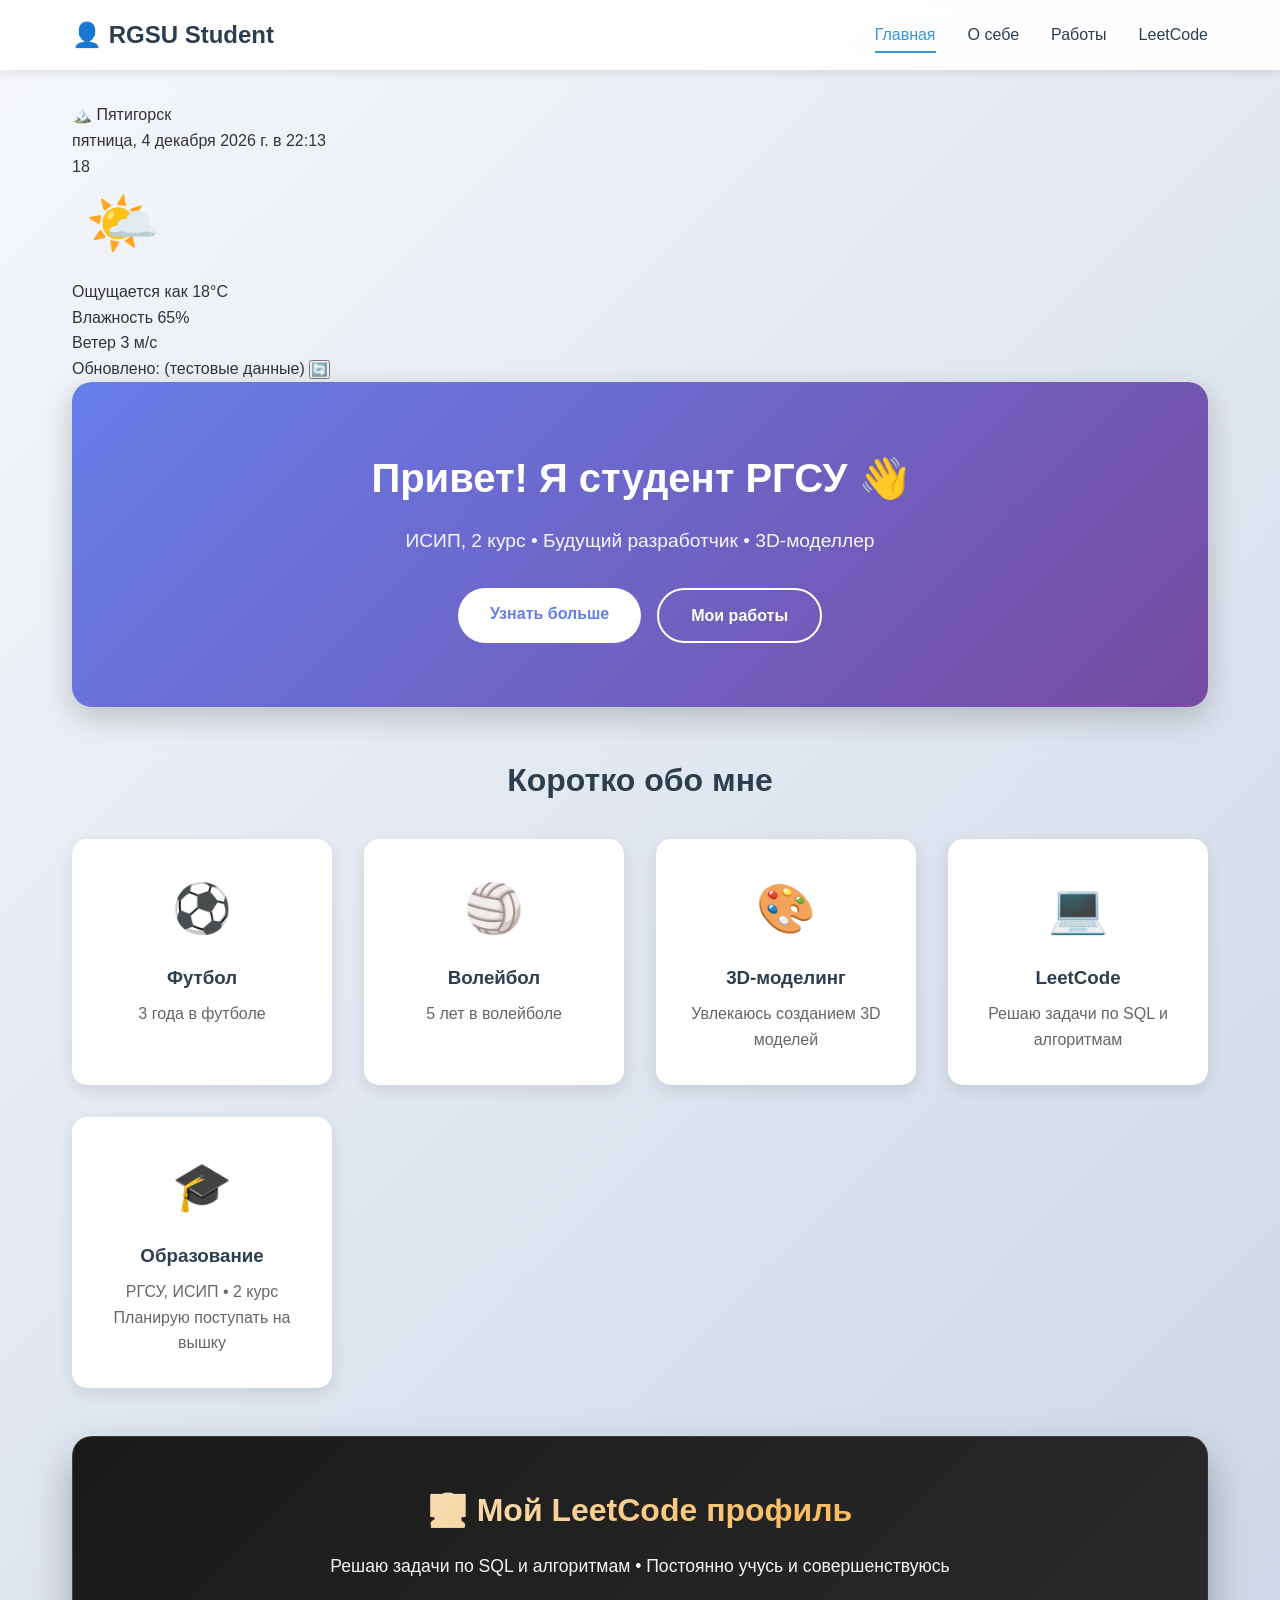
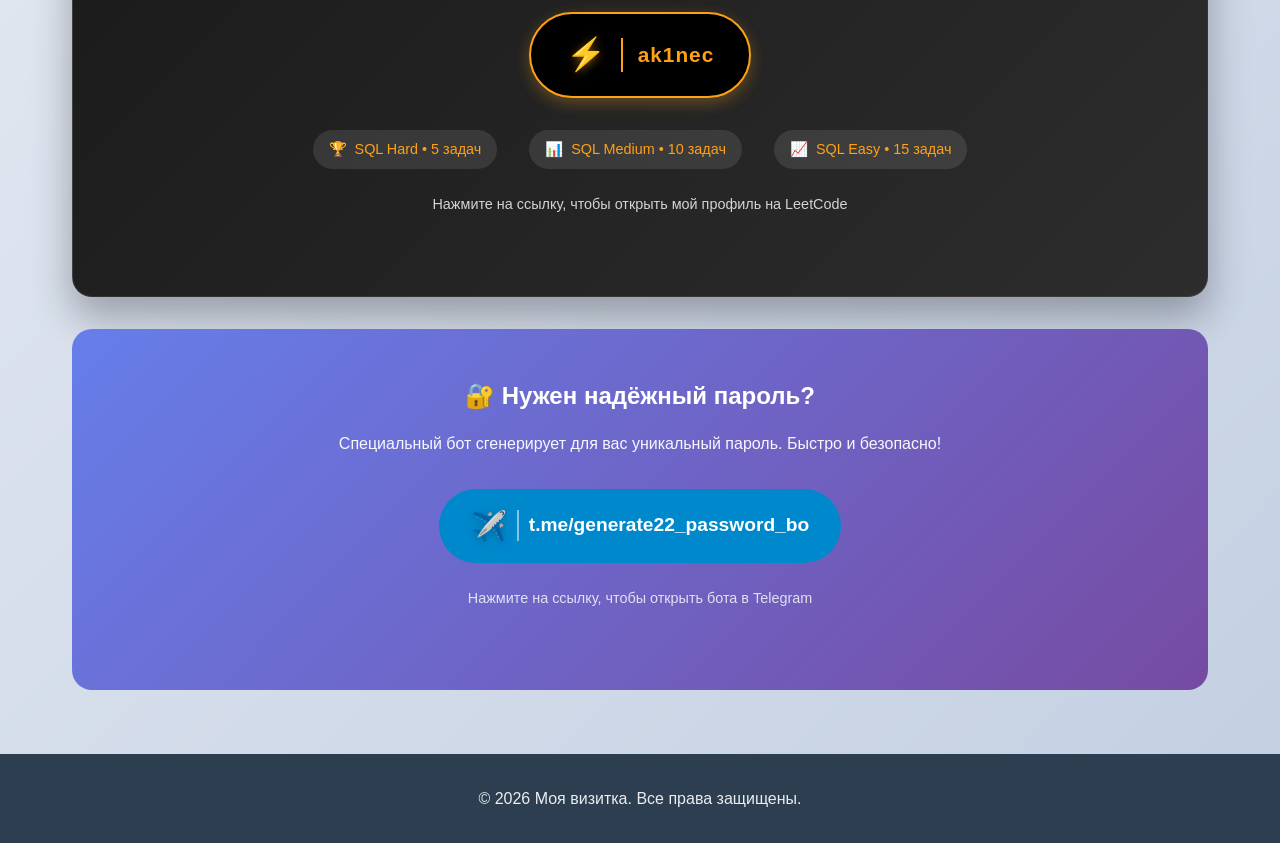
<file: index.html>
<html lang="ru">
<head>
    <meta charset="UTF-8">
    <meta name="viewport" content="width=device-width, initial-scale=1.0">
    <meta http-equiv="X-UA-Compatible" content="IE=edge">
    <title>Главная - Моя визитка</title>
    <style>
        * {
            margin: 0;
            padding: 0;
            box-sizing: border-box;
        }

        body {
            font-family: 'Segoe UI', Tahoma, Geneva, Verdana, sans-serif;
            line-height: 1.6;
            color: #333;
            background: linear-gradient(135deg, #f5f7fa 0%, #c3cfe2 100%);
            min-height: 100vh;
            display: flex;
            flex-direction: column;
        }

        /* Навигация */
        .navbar {
            background: rgba(255, 255, 255, 0.95);
            backdrop-filter: blur(10px);
            box-shadow: 0 2px 10px rgba(0,0,0,0.1);
            position: sticky;
            top: 0;
            z-index: 1000;
        }

        .nav-container {
            max-width: 1200px;
            margin: 0 auto;
            padding: 1rem 2rem;
            display: flex;
            justify-content: space-between;
            align-items: center;
            flex-wrap: wrap;
            gap: 1rem;
        }

        .logo {
            font-size: 1.5rem;
            font-weight: bold;
            color: #2c3e50;
            text-decoration: none;
            transition: color 0.3s;
        }

        .logo:hover {
            color: #3498db;
        }

        .nav-menu {
            display: flex;
            list-style: none;
            gap: 2rem;
            flex-wrap: wrap;
        }

        .nav-menu a {
            text-decoration: none;
            color: #2c3e50;
            font-weight: 500;
            transition: color 0.3s;
            padding: 0.5rem 0;
            border-bottom: 2px solid transparent;
        }

        .nav-menu a:hover, 
        .nav-menu a.active {
            color: #3498db;
            border-bottom-color: #3498db;
        }

        /* Главный контент */
        main {
            flex: 1;
            max-width: 1200px;
            margin: 0 auto;
            padding: 2rem;
            width: 100%;
        }

        /* Hero секция */
        .hero {
            background: linear-gradient(135deg, #667eea 0%, #764ba2 100%);
            color: white;
            padding: 4rem 2rem;
            border-radius: 20px;
            margin-bottom: 3rem;
            box-shadow: 0 10px 30px rgba(0,0,0,0.2);
        }

        .hero-content {
            max-width: 800px;
            margin: 0 auto;
            text-align: center;
        }

        .hero h1 {
            font-size: 2.5rem;
            margin-bottom: 1rem;
            word-break: break-word;
        }

        .subtitle {
            font-size: 1.2rem;
            margin-bottom: 2rem;
            opacity: 0.95;
        }

        .hero-buttons {
            display: flex;
            gap: 1rem;
            justify-content: center;
        }

        .btn {
            padding: 0.8rem 2rem;
            border-radius: 50px;
            text-decoration: none;
            font-weight: 600;
            transition: transform 0.3s, box-shadow 0.3s;
            display: inline-block;
        }

        .btn:hover {
            transform: translateY(-2px);
            box-shadow: 0 5px 15px rgba(0,0,0,0.2);
        }

        .btn-primary {
            background: white;
            color: #667eea;
        }

        .btn-secondary {
            background: transparent;
            color: white;
            border: 2px solid white;
        }

        /* Секция с фактами */
        .quick-facts {
            margin-bottom: 3rem;
        }

        .quick-facts h2 {
            text-align: center;
            margin-bottom: 2rem;
            color: #2c3e50;
            font-size: 2rem;
        }

        .facts-grid {
            display: grid;
            grid-template-columns: repeat(auto-fit, minmax(250px, 1fr));
            gap: 2rem;
        }

        .fact-card {
            background: white;
            padding: 2rem;
            border-radius: 15px;
            text-align: center;
            box-shadow: 0 5px 15px rgba(0,0,0,0.1);
            transition: transform 0.3s;
            height: 100%;
            display: flex;
            flex-direction: column;
        }

        .fact-card:hover {
            transform: translateY(-5px);
        }

        .fact-icon {
            font-size: 3rem;
            margin-bottom: 1rem;
        }

        .fact-card h3 {
            margin-bottom: 0.5rem;
            color: #2c3e50;
        }

        .fact-card p {
            color: #666;
            flex-grow: 1;
        }

        /* Секция с ссылкой на LeetCode */
        .leetcode-section {
            background: linear-gradient(135deg, #1a1a1a 0%, #2d2d2d 100%);
            color: white;
            padding: 3rem 2rem;
            border-radius: 20px;
            text-align: center;
            margin-bottom: 2rem;
            border: 1px solid rgba(255,255,255,0.1);
            box-shadow: 0 20px 40px rgba(0,0,0,0.3);
        }

        .leetcode-section h2 {
            margin-bottom: 1rem;
            font-size: 2rem;
            background: linear-gradient(135deg, #f5f5f5 0%, #ffa116 100%);
            -webkit-background-clip: text;
            -webkit-text-fill-color: transparent;
            background-clip: text;
        }

        .leetcode-section p {
            margin-bottom: 2rem;
            opacity: 0.95;
            font-size: 1.1rem;
        }

        /* Стили для ссылки на LeetCode */
        .leetcode-link {
            display: inline-flex;
            align-items: center;
            gap: 15px;
            background: #000000;
            color: #ffa116;
            padding: 15px 35px;
            border-radius: 50px;
            text-decoration: none;
            font-weight: 700;
            font-size: 1.3rem;
            transition: all 0.3s ease;
            border: 2px solid #ffa116;
            box-shadow: 0 5px 15px rgba(255, 161, 22, 0.3);
            position: relative;
            overflow: hidden;
        }

        .leetcode-link::before {
            content: '';
            position: absolute;
            top: 0;
            left: -100%;
            width: 100%;
            height: 100%;
            background: linear-gradient(90deg, transparent, rgba(255, 161, 22, 0.2), transparent);
            transition: left 0.5s ease;
        }

        .leetcode-link:hover::before {
            left: 100%;
        }

        .leetcode-link:hover {
            background: #ffa116;
            color: #000000;
            transform: translateY(-5px) scale(1.05);
            box-shadow: 0 15px 30px rgba(255, 161, 22, 0.5);
            border-color: #000000;
        }

        .leetcode-icon {
            font-size: 2rem;
            filter: drop-shadow(0 2px 5px rgba(255, 161, 22, 0.5));
            transition: transform 0.3s ease;
        }

        .leetcode-link:hover .leetcode-icon {
            transform: rotate(360deg);
        }

        .leetcode-text {
            border-left: 2px solid #ffa116;
            padding-left: 15px;
            letter-spacing: 1px;
            transition: border-color 0.3s ease;
        }

        .leetcode-link:hover .leetcode-text {
            border-left-color: #000000;
        }

        .leetcode-stats {
            display: flex;
            justify-content: center;
            gap: 2rem;
            margin-top: 2rem;
            color: #ffa116;
            flex-wrap: wrap;
        }

        .stat-item {
            display: flex;
            align-items: center;
            gap: 0.5rem;
            background: rgba(255,255,255,0.1);
            padding: 0.5rem 1rem;
            border-radius: 30px;
            font-size: 0.9rem;
        }

        /* Секция с призывом к действию (Telegram) */
        .cta-section {
            background: linear-gradient(135deg, #667eea 0%, #764ba2 100%);
            color: white;
            padding: 3rem 2rem;
            border-radius: 20px;
            text-align: center;
            margin-bottom: 2rem;
        }

        .cta-section h2 {
            margin-bottom: 1rem;
        }

        .cta-section p {
            margin-bottom: 2rem;
            opacity: 0.95;
        }

        .telegram-link {
            display: inline-flex;
            align-items: center;
            gap: 10px;
            background: #0088cc;
            color: white;
            padding: 12px 30px;
            border-radius: 50px;
            text-decoration: none;
            font-weight: 600;
            font-size: 1.2rem;
            transition: all 0.3s ease;
            border: 2px solid transparent;
            max-width: 100%;
            word-break: break-word;
        }

        .telegram-link:hover {
            background: #0077b5;
            transform: translateY(-3px) scale(1.02);
            box-shadow: 0 10px 25px rgba(0, 136, 204, 0.4);
            border-color: rgba(255,255,255,0.3);
        }

        .telegram-icon {
            font-size: 1.8rem;
            filter: drop-shadow(0 2px 5px rgba(0,0,0,0.2));
            flex-shrink: 0;
        }

        .telegram-text {
            border-left: 2px solid rgba(255,255,255,0.5);
            padding-left: 10px;
            word-break: break-word;
        }

        /* Футер */
        footer {
            background: #2c3e50;
            color: white;
            text-align: center;
            padding: 2rem;
            margin-top: auto;
        }

        footer p {
            opacity: 0.9;
        }

        /* Адаптивность */
        @media (max-width: 768px) {
            .nav-container {
                flex-direction: column;
                gap: 1rem;
                text-align: center;
            }

            .nav-menu {
                justify-content: center;
                gap: 1rem;
            }

            .hero {
                padding: 3rem 1rem;
            }

            .hero h1 {
                font-size: 2rem;
            }

            .hero-buttons {
                flex-direction: column;
                align-items: center;
            }

            .btn {
                width: 100%;
                max-width: 280px;
                text-align: center;
            }

            .facts-grid {
                grid-template-columns: 1fr;
            }

            .leetcode-stats {
                flex-direction: column;
                align-items: center;
                gap: 1rem;
            }
            
            .leetcode-link {
                padding: 12px 25px;
                font-size: 1.1rem;
                flex-wrap: wrap;
                justify-content: center;
            }

            .cta-section {
                padding: 2rem 1rem;
            }

            .telegram-link {
                font-size: 1rem;
                padding: 10px 20px;
            }
        }

        @media (max-width: 480px) {
            .hero h1 {
                font-size: 1.8rem;
            }

            .subtitle {
                font-size: 1rem;
            }

            .leetcode-link {
                padding: 10px 20px;
                font-size: 1rem;
                gap: 10px;
            }

            .leetcode-icon {
                font-size: 1.5rem;
            }

            .telegram-link {
                flex-direction: column;
                text-align: center;
            }

            .telegram-text {
                border-left: none;
                border-top: 2px solid rgba(255,255,255,0.5);
                padding-left: 0;
                padding-top: 10px;
            }
        }
    </style>
</head>
<body>
    <nav class="navbar">
        <div class="nav-container">
            <a href="index.html" class="logo">👤 RGSU Student</a>
            <ul class="nav-menu">
                <li><a href="index.html" class="active">Главная</a></li>
                <li><a href="about.html">О себе</a></li>
                <li><a href="portfolio.html">Работы</a></li>
                <li><a href="leetcode.html">LeetCode</a></li>
            </ul>
        </div>
    </nav>

    <main>
        <!-- Секция с погодой для Пятигорска -->
        <div class="weather-section" id="weatherSection">
            <div class="weather-container">
                <div class="weather-card" id="weatherCard">
                    <div class="weather-city">
                        <span class="city-icon">🏔️</span>
                        <span>Пятигорск</span>
                    </div>
                    <div class="weather-date" id="currentDate"></div>
                    <div class="weather-main">
                        <div class="weather-temp" id="temperature">--</div>
                        <div class="weather-icon" id="weatherIcon">
                            <img src="data:image/svg+xml,%3Csvg xmlns='http://www.w3.org/2000/svg' width='100' height='100' viewBox='0 0 100 100'%3E%3Ccircle cx='50' cy='50' r='45' fill='%23f1c40f' /%3E%3C/svg%3E" alt="Weather icon" id="weatherImg">
                        </div>
                    </div>
                    <div class="weather-details">
                        <div class="weather-detail">
                            <span class="detail-label">Ощущается как</span>
                            <span class="detail-value" id="feelsLike">--°C</span>
                        </div>
                        <div class="weather-detail">
                            <span class="detail-label">Влажность</span>
                            <span class="detail-value" id="humidity">--%</span>
                        </div>
                        <div class="weather-detail">
                            <span class="detail-label">Ветер</span>
                            <span class="detail-value" id="wind">-- м/с</span>
                        </div>
                    </div>
                    <div class="weather-update">
                        <span class="update-time" id="updateTime">Обновление...</span>
                        <button class="weather-refresh" id="refreshWeather" aria-label="Обновить погоду">🔄</button>
                    </div>
                </div>
            </div>
        </div>

        <section class="hero">
            <div class="hero-content">
                <h1>Привет! Я студент РГСУ 👋</h1>
                <p class="subtitle">ИСИП, 2 курс • Будущий разработчик • 3D-моделлер</p>
                <div class="hero-buttons">
                    <a href="about.html" class="btn btn-primary">Узнать больше</a>
                    <a href="portfolio.html" class="btn btn-secondary">Мои работы</a>
                </div>
            </div>
        </section>

        <section class="quick-facts">
            <h2>Коротко обо мне</h2>
            <div class="facts-grid">
                <div class="fact-card">
                    <div class="fact-icon">⚽</div>
                    <h3>Футбол</h3>
                    <p>3 года в футболе</p>
                </div>
                <div class="fact-card">
                    <div class="fact-icon">🏐</div>
                    <h3>Волейбол</h3>
                    <p>5 лет в волейболе</p>
                </div>
                <div class="fact-card">
                    <div class="fact-icon">🎨</div>
                    <h3>3D-моделинг</h3>
                    <p>Увлекаюсь созданием 3D моделей</p>
                </div>
                <div class="fact-card">
                    <div class="fact-icon">💻</div>
                    <h3>LeetCode</h3>
                    <p>Решаю задачи по SQL и алгоритмам</p>
                </div>
                <div class="fact-card">
                    <div class="fact-icon">🎓</div>
                    <h3>Образование</h3>
                    <p>РГСУ, ИСИП • 2 курс<br>Планирую поступать на вышку</p>
                </div>
            </div>
        </section>

        <!-- Секция с красиво оформленной ссылкой на LeetCode -->
        <section class="leetcode-section">
            <h2>👨‍💻 Мой LeetCode профиль</h2>
            <p>Решаю задачи по SQL и алгоритмам • Постоянно учусь и совершенствуюсь</p>
            
            <a href="https://leetcode.com/u/ak1nec/" target="_blank" class="leetcode-link" rel="noopener noreferrer">
                <span class="leetcode-icon">⚡</span>
                <span class="leetcode-text">ak1nec</span>
            </a>
            
            <div class="leetcode-stats">
                <div class="stat-item">
                    <span>🏆</span>
                    <span>SQL Hard • 5 задач</span>
                </div>
                <div class="stat-item">
                    <span>📊</span>
                    <span>SQL Medium • 10 задач</span>
                </div>
                <div class="stat-item">
                    <span>📈</span>
                    <span>SQL Easy • 15 задач</span>
                </div>
            </div>
            
            <p style="margin-top: 1.5rem; font-size: 0.9rem; opacity: 0.8;">Нажмите на ссылку, чтобы открыть мой профиль на LeetCode</p>
        </section>

        <!-- Секция с красиво оформленной ссылкой на Telegram -->
        <section class="cta-section">
            <h2>🔐 Нужен надёжный пароль?</h2>
            <p>Специальный бот сгенерирует для вас уникальный пароль. Быстро и безопасно!</p>
            <a href="https://t.me/generate22_password_bo" target="_blank" class="telegram-link" rel="noopener noreferrer">
                <span class="telegram-icon">✈️</span>
                <span class="telegram-text">t.me/generate22_password_bo</span>
            </a>
            <p style="margin-top: 1.5rem; font-size: 0.9rem; opacity: 0.8;">Нажмите на ссылку, чтобы открыть бота в Telegram</p>
        </section>
    </main>

    <footer>
        <p>&copy; 2026 Моя визитка. Все права защищены.</p>
    </footer>

    <script>
        // Функция для получения погоды в Пятигорске
        async function getPyatigorskWeather() {
            const weatherCard = document.getElementById('weatherCard');
            weatherCard.classList.add('loading');
            
            try {
                // Координаты Пятигорска
                const lat = 44.05;
                const lon = 43.06;
                
                // Используем Open-Meteo API (бесплатный, без ключа)
                const response = await fetch(`https://api.open-meteo.com/v1/forecast?latitude=${lat}&longitude=${lon}&current_weather=true&hourly=temperature_2m,relativehumidity_2m,windspeed_10m&timezone=auto`);
                
                if (!response.ok) {
                    throw new Error('Ошибка получения данных');
                }
                
                const data = await response.json();
                
                // Обновляем данные на странице
                updateWeatherData(data);
                
            } catch (error) {
                console.error('Ошибка:', error);
                showFallbackWeather();
            } finally {
                weatherCard.classList.remove('loading');
            }
        }
        
        // Функция обновления данных погоды
        function updateWeatherData(data) {
            const current = data.current_weather;
            const hourly = data.hourly;
            
            // Находим ближайший час к текущему времени
            const now = new Date();
            const currentHour = now.getHours();
            const currentIndex = hourly.time.findIndex(time => {
                const hour = new Date(time).getHours();
                return hour === currentHour;
            });
            
            // Получаем значения для текущего часа
            const temperature = current.temperature;
            const windspeed = current.windspeed;
            const humidity = hourly.relativehumidity_2m[currentIndex] || 70;
            
            // Обновляем элементы
            document.getElementById('temperature').textContent = Math.round(temperature);
            document.getElementById('feelsLike').textContent = Math.round(temperature) + '°C';
            document.getElementById('humidity').textContent = humidity + '%';
            document.getElementById('wind').textContent = windspeed + ' м/с';
            
            // Обновляем иконку в зависимости от погоды
            updateWeatherIcon(current.weathercode, current.is_day);
            
            // Обновляем дату и время
            updateDateTime();
        }
        
        // Функция обновления иконки погоды
        function updateWeatherIcon(code, isDay) {
            const weatherImg = document.getElementById('weatherImg');
            const iconMap = {
                0: isDay ? '☀️' : '🌙', // Ясно
                1: isDay ? '🌤️' : '🌙', // Преимущественно ясно
                2: '⛅', // Переменная облачность
                3: '☁️', // Пасмурно
                45: '🌫️', // Туман
                48: '🌫️', // Иней
                51: '🌧️', // Легкая морось
                53: '🌧️', // Морось
                55: '🌧️', // Сильная морось
                61: '🌧️', // Легкий дождь
                63: '🌧️', // Умеренный дождь
                65: '🌧️', // Сильный дождь
                71: '🌨️', // Легкий снег
                73: '🌨️', // Умеренный снег
                75: '🌨️', // Сильный снег
                77: '🌨️', // Снежные зерна
                80: '🌧️', // Ливень
                81: '🌧️', // Ливень
                82: '🌧️', // Ливень
                85: '🌨️', // Снегопад
                86: '🌨️', // Снегопад
                95: '⛈️', // Гроза
                96: '⛈️', // Гроза с градом
                99: '⛈️'  // Гроза с градом
            };
            
            // Преобразуем код погоды в emoji
            const icon = iconMap[code] || (isDay ? '☀️' : '🌙');
            
            // Создаем SVG с emoji (так как img не поддерживает emoji напрямую)
            weatherImg.src = `data:image/svg+xml,%3Csvg xmlns='http://www.w3.org/2000/svg' width='100' height='100' viewBox='0 0 100 100'%3E%3Ctext x='50' y='65' font-size='60' text-anchor='middle' fill='%23f1c40f'%3E${encodeURIComponent(icon)}%3C/text%3E%3C/svg%3E`;
        }
        
        // Функция обновления даты и времени
        function updateDateTime() {
            const now = new Date();
            const options = { 
                weekday: 'long', 
                year: 'numeric', 
                month: 'long', 
                day: 'numeric',
                hour: '2-digit',
                minute: '2-digit'
            };
            document.getElementById('currentDate').textContent = now.toLocaleDateString('ru-RU', options);
            document.getElementById('updateTime').textContent = 'Обновлено: только что';
        }
        
        // Функция показа запасных данных (если API недоступно)
        function showFallbackWeather() {
            const fallbackData = {
                current_weather: {
                    temperature: 18,
                    windspeed: 3,
                    weathercode: 1,
                    is_day: 1
                },
                hourly: {
                    relativehumidity_2m: [65],
                    time: [new Date().toISOString()]
                }
            };
            updateWeatherData(fallbackData);
            document.getElementById('updateTime').textContent = 'Обновлено: (тестовые данные)';
        }
        
        // Функция для ручного обновления
        function refreshWeather() {
            const refreshBtn = document.getElementById('refreshWeather');
            refreshBtn.style.transform = 'rotate(360deg)';
            getPyatigorskWeather();
            setTimeout(() => {
                refreshBtn.style.transform = 'rotate(0deg)';
            }, 500);
        }
        
        // Запускаем при загрузке страницы
        document.addEventListener('DOMContentLoaded', () => {
            getPyatigorskWeather();
            
            // Обновляем погоду каждые 10 минут
            setInterval(getPyatigorskWeather, 600000);
            
            // Обработчик для кнопки обновления
            document.getElementById('refreshWeather').addEventListener('click', refreshWeather);
        });
    </script>
</body>
</html>
</file>
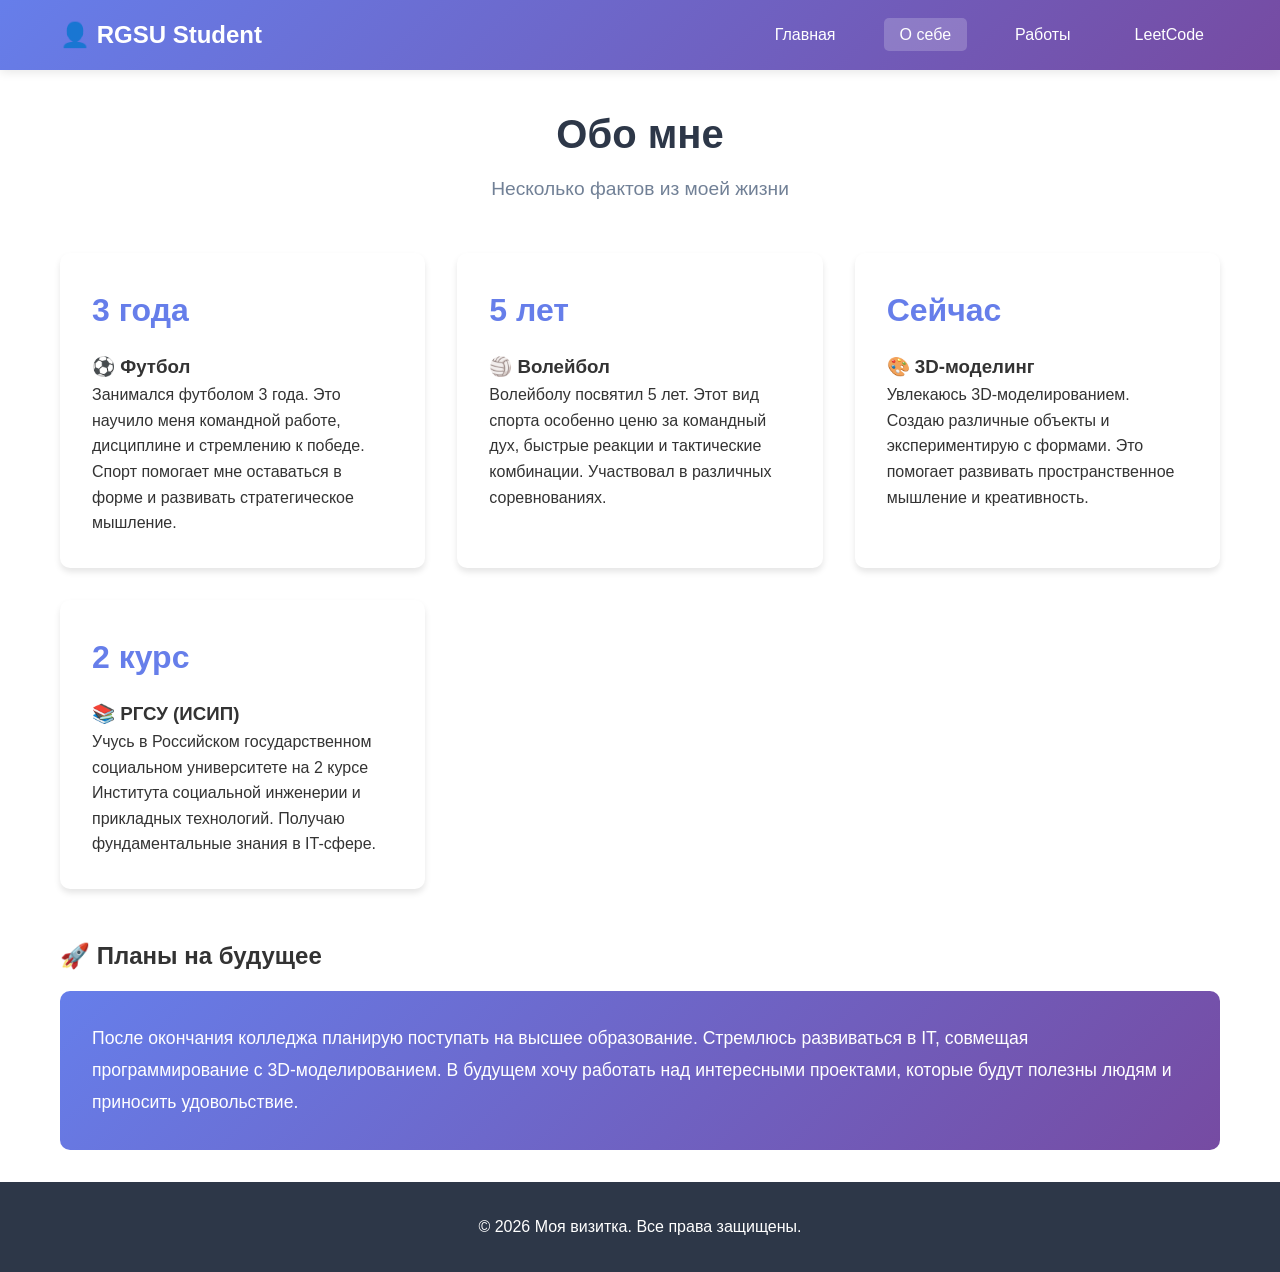
<file: about.html>
<!DOCTYPE html>
<html lang="ru">
<head>
    <meta charset="UTF-8">
    <meta name="viewport" content="width=device-width, initial-scale=1.0">
    <title>О себе - Моя визитка</title>
    <link rel="stylesheet" href="styles.css">
</head>
<body>
    <nav class="navbar">
        <div class="nav-container">
            <a href="index.html" class="logo">👤 RGSU Student</a>
            <ul class="nav-menu">
                <li><a href="index.html">Главная</a></li>
                <li><a href="about.html" class="active">О себе</a></li>
                <li><a href="portfolio.html">Работы</a></li>
                <li><a href="leetcode.html">LeetCode</a></li>
            </ul>
        </div>
    </nav>

    <main>
        <section class="page-header">
            <h1>Обо мне</h1>
            <p>Несколько фактов из моей жизни</p>
        </section>

        <section class="about-content">
            <div class="about-grid">
                <div class="about-card">
                    <div class="about-year">3 года</div>
                    <h3>⚽ Футбол</h3>
                    <p>Занимался футболом 3 года. Это научило меня командной работе, дисциплине и стремлению к победе. Спорт помогает мне оставаться в форме и развивать стратегическое мышление.</p>
                </div>

                <div class="about-card">
                    <div class="about-year">5 лет</div>
                    <h3>🏐 Волейбол</h3>
                    <p>Волейболу посвятил 5 лет. Этот вид спорта особенно ценю за командный дух, быстрые реакции и тактические комбинации. Участвовал в различных соревнованиях.</p>
                </div>

                <div class="about-card">
                    <div class="about-year">Сейчас</div>
                    <h3>🎨 3D-моделинг</h3>
                    <p>Увлекаюсь 3D-моделированием. Создаю различные объекты и экспериментирую с формами. Это помогает развивать пространственное мышление и креативность.</p>
                </div>

                <div class="about-card">
                    <div class="about-year">2 курс</div>
                    <h3>📚 РГСУ (ИСИП)</h3>
                    <p>Учусь в Российском государственном социальном университете на 2 курсе Института социальной инженерии и прикладных технологий. Получаю фундаментальные знания в IT-сфере.</p>
                </div>
            </div>

            <div class="future-goal">
                <h2>🚀 Планы на будущее</h2>
                <div class="goal-card">
                    <p>После окончания колледжа планирую поступать на высшее образование. Стремлюсь развиваться в IT, совмещая программирование с 3D-моделированием. В будущем хочу работать над интересными проектами, которые будут полезны людям и приносить удовольствие.</p>
                </div>
            </div>
        </section>
    </main>

    <footer>
        <p>&copy; 2026 Моя визитка. Все права защищены.</p>
    </footer>
</body>
</html>
</file>
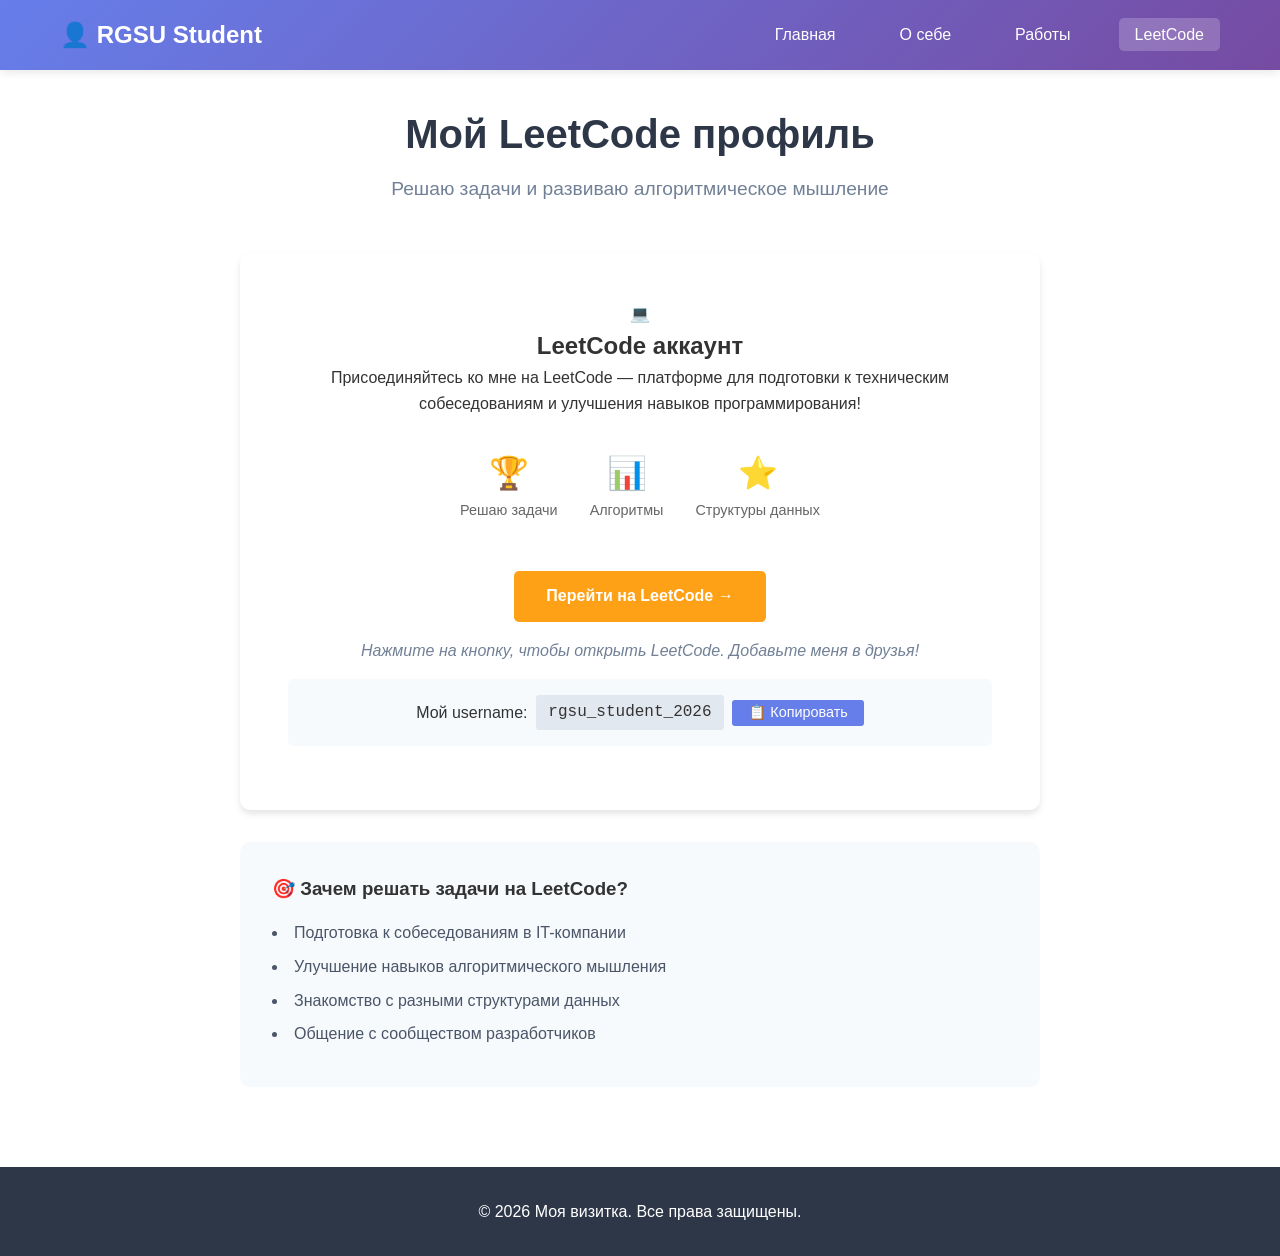
<file: leetcode.html>
<html lang="ru">
<head>
    <meta charset="UTF-8">
    <meta name="viewport" content="width=device-width, initial-scale=1.0">
    <title>LeetCode профиль - Моя визитка</title>
    <link rel="stylesheet" href="styles.css">
</head>
<body>
    <nav class="navbar">
        <div class="nav-container">
            <a href="index.html" class="logo">👤 RGSU Student</a>
            <ul class="nav-menu">
                <li><a href="index.html">Главная</a></li>
                <li><a href="about.html">О себе</a></li>
                <li><a href="portfolio.html">Работы</a></li>
                <li><a href="leetcode.html" class="active">LeetCode</a></li>
            </ul>
        </div>
    </nav>

    <main>
        <section class="page-header">
            <h1>Мой LeetCode профиль</h1>
            <p>Решаю задачи и развиваю алгоритмическое мышление</p>
        </section>

        <section class="leetcode-section">
            <div class="leetcode-card">
                <div class="leetcode-icon">💻</div>
                <h2>LeetCode аккаунт</h2>
                <p>Присоединяйтесь ко мне на LeetCode — платформе для подготовки к техническим собеседованиям и улучшения навыков программирования!</p>
                
                <div class="leetcode-stats">
                    <div class="stat">
                        <span class="stat-value">🏆</span>
                        <span class="stat-label">Решаю задачи</span>
                    </div>
                    <div class="stat">
                        <span class="stat-value">📊</span>
                        <span class="stat-label">Алгоритмы</span>
                    </div>
                    <div class="stat">
                        <span class="stat-value">⭐</span>
                        <span class="stat-label">Структуры данных</span>
                    </div>
                </div>

                <a href="https://leetcode.com/u/ak1nec/" target="_blank" class="btn btn-leetcode">
                    Перейти на LeetCode →
                </a>
                <p class="note">Нажмите на кнопку, чтобы открыть LeetCode. Добавьте меня в друзья!</p>
                
                <div class="leetcode-username">
                    <span>Мой username: </span>
                    <code>rgsu_student_2026</code>
                    <button class="copy-btn" onclick="copyUsername()">📋 Копировать</button>
                </div>
            </div>

            <div class="leetcode-tips">
                <h3>🎯 Зачем решать задачи на LeetCode?</h3>
                <ul>
                    <li>Подготовка к собеседованиям в IT-компании</li>
                    <li>Улучшение навыков алгоритмического мышления</li>
                    <li>Знакомство с разными структурами данных</li>
                    <li>Общение с сообществом разработчиков</li>
                </ul>
            </div>
        </section>
    </main>

    <footer>
        <p>&copy; 2026 Моя визитка. Все права защищены.</p>
    </footer>

    <script>
        function copyUsername() {
            navigator.clipboard.writeText('rgsu_student_2026');
            alert('Username скопирован!');
        }
    </script>
</body>
</html>
</file>
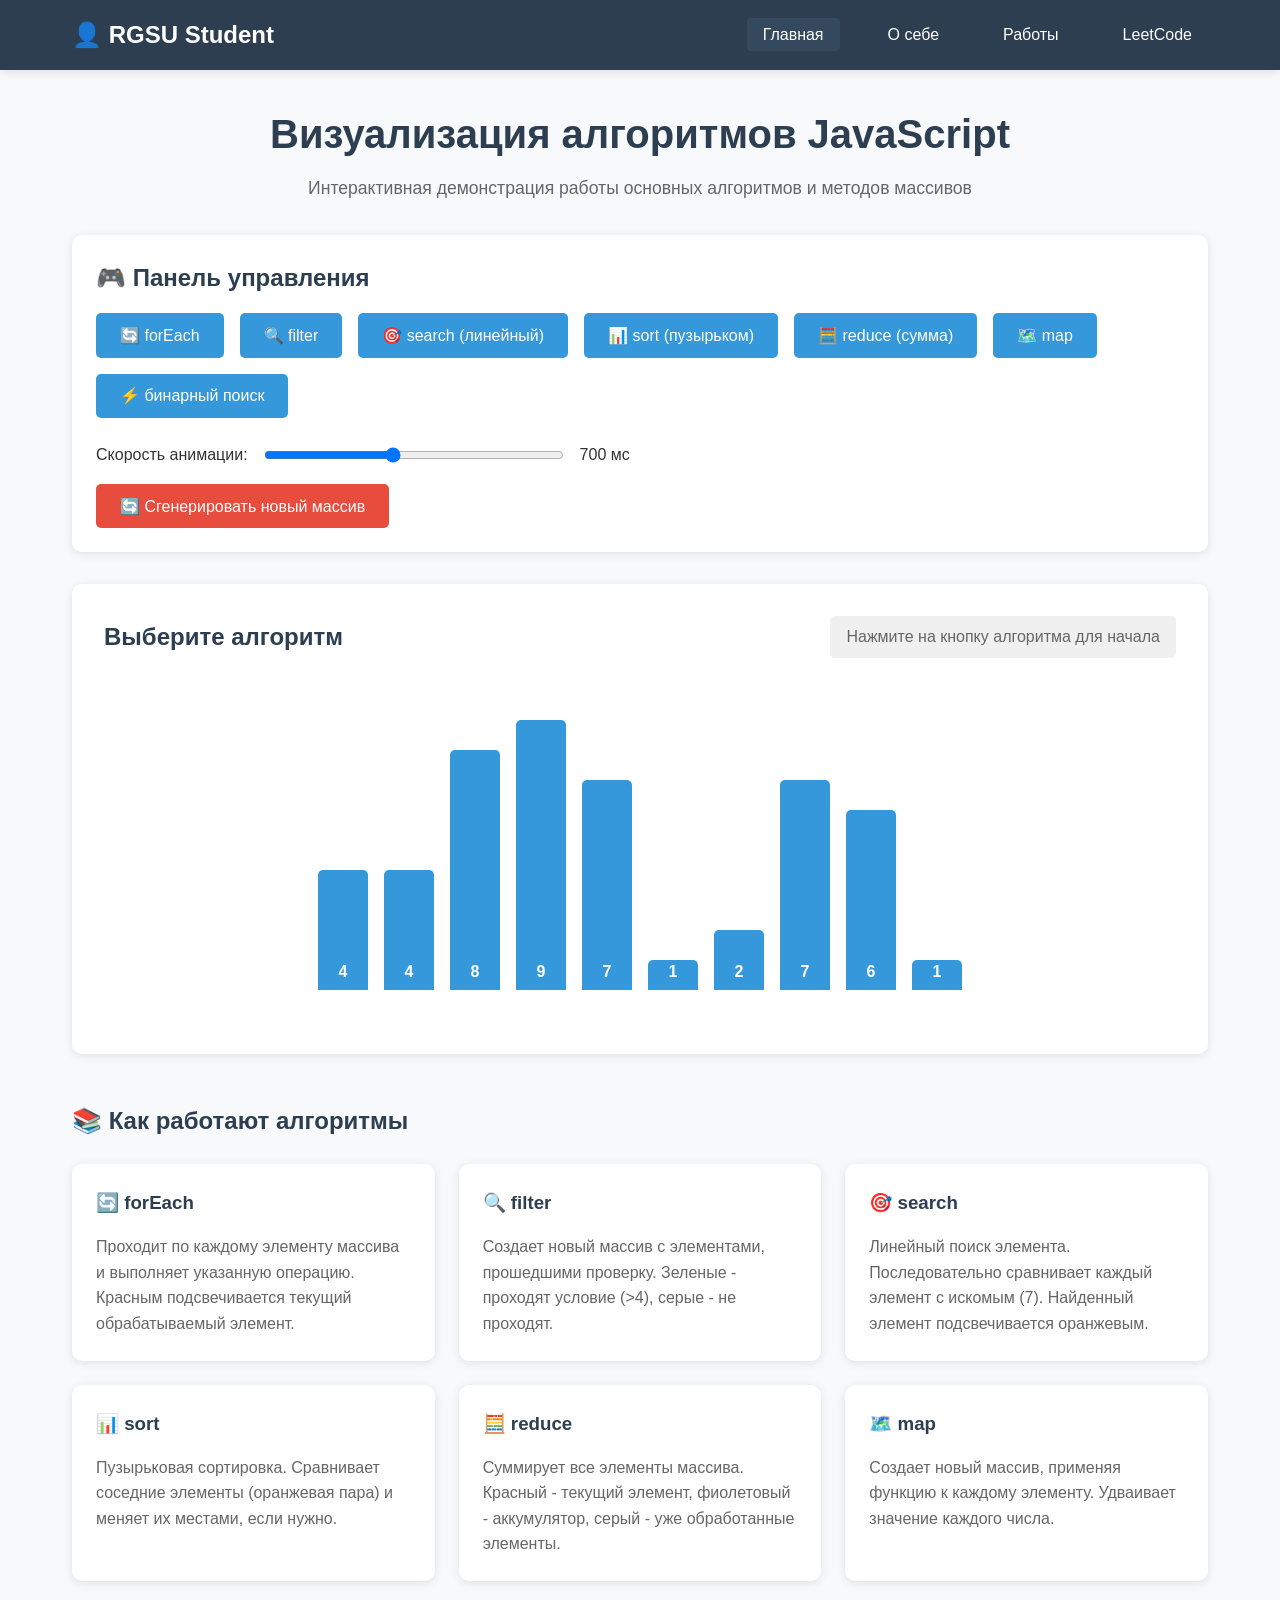
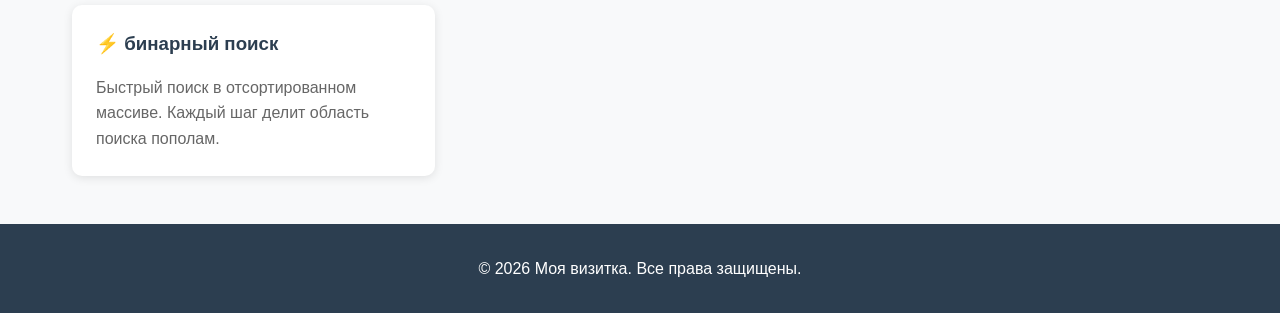
<file: portfolio.html>
<html lang="ru">
<head>
    <meta charset="UTF-8">
    <meta name="viewport" content="width=device-width, initial-scale=1.0">
    <title>Визуализация алгоритмов - RGSU Student</title>
    <style>
        * {
            margin: 0;
            padding: 0;
            box-sizing: border-box;
        }

        body {
            font-family: 'Segoe UI', Tahoma, Geneva, Verdana, sans-serif;
            line-height: 1.6;
            color: #333;
            background-color: #f8f9fa;
        }

        /* Навигация */
        .navbar {
            background-color: #2c3e50;
            color: white;
            padding: 1rem 0;
            box-shadow: 0 2px 10px rgba(0,0,0,0.1);
        }

        .nav-container {
            max-width: 1200px;
            margin: 0 auto;
            display: flex;
            justify-content: space-between;
            align-items: center;
            padding: 0 2rem;
        }

        .logo {
            color: white;
            text-decoration: none;
            font-size: 1.5rem;
            font-weight: bold;
        }

        .nav-menu {
            display: flex;
            list-style: none;
            gap: 2rem;
        }

        .nav-menu a {
            color: white;
            text-decoration: none;
            padding: 0.5rem 1rem;
            border-radius: 4px;
            transition: background-color 0.3s;
        }

        .nav-menu a:hover,
        .nav-menu a.active {
            background-color: #34495e;
        }

        /* Основной контент */
        main {
            max-width: 1200px;
            margin: 2rem auto;
            padding: 0 2rem;
        }

        .page-header {
            text-align: center;
            margin-bottom: 2rem;
        }

        .page-header h1 {
            font-size: 2.5rem;
            color: #2c3e50;
            margin-bottom: 0.5rem;
        }

        .page-header p {
            color: #666;
            font-size: 1.1rem;
        }

        /* Панель управления */
        .control-panel {
            background: white;
            border-radius: 10px;
            padding: 1.5rem;
            margin-bottom: 2rem;
            box-shadow: 0 2px 10px rgba(0,0,0,0.1);
        }

        .panel-container h2 {
            color: #2c3e50;
            margin-bottom: 1rem;
        }

        .algorithm-selector {
            display: flex;
            flex-wrap: wrap;
            gap: 1rem;
            margin-bottom: 1.5rem;
        }

        .algo-btn {
            padding: 0.8rem 1.5rem;
            border: none;
            border-radius: 5px;
            background-color: #3498db;
            color: white;
            cursor: pointer;
            font-size: 1rem;
            transition: all 0.3s;
        }

        .algo-btn:hover {
            background-color: #2980b9;
            transform: translateY(-2px);
        }

        .speed-control {
            display: flex;
            align-items: center;
            gap: 1rem;
            margin-bottom: 1rem;
        }

        .speed-control input[type="range"] {
            flex: 1;
            max-width: 300px;
        }

        .reset-btn {
            padding: 0.8rem 1.5rem;
            border: none;
            border-radius: 5px;
            background-color: #e74c3c;
            color: white;
            cursor: pointer;
            font-size: 1rem;
            transition: background-color 0.3s;
        }

        .reset-btn:hover {
            background-color: #c0392b;
        }

        /* Область визуализации */
        .visualization-area {
            background: white;
            border-radius: 10px;
            padding: 2rem;
            margin-bottom: 2rem;
            box-shadow: 0 2px 10px rgba(0,0,0,0.1);
        }

        .visualization-header {
            display: flex;
            justify-content: space-between;
            align-items: center;
            margin-bottom: 2rem;
        }

        #algorithm-title {
            color: #2c3e50;
        }

        .status-message {
            padding: 0.5rem 1rem;
            background-color: #f0f0f0;
            border-radius: 5px;
            color: #666;
        }

        .array-container {
            display: flex;
            justify-content: center;
            align-items: flex-end;
            gap: 1rem;
            min-height: 300px;
            margin-bottom: 2rem;
            flex-wrap: wrap;
        }

        .array-bar {
            width: 50px;
            background-color: #3498db;
            border-radius: 5px 5px 0 0;
            display: flex;
            justify-content: center;
            align-items: flex-end;
            padding-bottom: 5px;
            color: white;
            font-weight: bold;
            transition: all 0.3s;
            position: relative;
        }

        .array-bar.current {
            background-color: #e74c3c;
            transform: scale(1.05);
        }

        .array-bar.found {
            background-color: #f39c12;
            transform: scale(1.05);
        }

        .array-bar.comparing {
            background-color: #f39c12;
        }

        .array-bar.passed {
            background-color: #95a5a6;
        }

        .array-bar.filtered {
            background-color: #2ecc71;
        }

        .array-bar.accumulated {
            background-color: #9b59b6;
        }

        /* Специальные индикаторы */
        .special-indicators {
            display: flex;
            justify-content: center;
            gap: 2rem;
        }

        .accumulator-box,
        .search-target {
            padding: 1rem;
            background-color: #f8f9fa;
            border-radius: 5px;
            font-size: 1.1rem;
        }

        .accumulator-box.hidden,
        .search-target.hidden {
            display: none;
        }

        #accumulator-value,
        #target-value {
            font-weight: bold;
            color: #e74c3c;
            margin-left: 0.5rem;
        }

        /* Информация об алгоритмах */
        .algorithm-info {
            margin-top: 3rem;
        }

        .algorithm-info h2 {
            color: #2c3e50;
            margin-bottom: 1.5rem;
        }

        .info-grid {
            display: grid;
            grid-template-columns: repeat(auto-fit, minmax(300px, 1fr));
            gap: 1.5rem;
        }

        .info-card {
            background: white;
            padding: 1.5rem;
            border-radius: 10px;
            box-shadow: 0 2px 10px rgba(0,0,0,0.1);
            transition: transform 0.3s;
        }

        .info-card:hover {
            transform: translateY(-5px);
        }

        .info-card h3 {
            color: #2c3e50;
            margin-bottom: 1rem;
        }

        .info-card p {
            color: #666;
        }

        /* Футер */
        footer {
            text-align: center;
            padding: 2rem;
            background-color: #2c3e50;
            color: white;
            margin-top: 3rem;
        }

        /* Адаптивность */
        @media (max-width: 768px) {
            .nav-container {
                flex-direction: column;
                gap: 1rem;
            }
            
            .nav-menu {
                flex-wrap: wrap;
                justify-content: center;
            }
            
            .algorithm-selector {
                justify-content: center;
            }
            
            .array-bar {
                width: 40px;
            }
            
            .visualization-header {
                flex-direction: column;
                gap: 1rem;
                text-align: center;
            }
        }
    </style>
</head>
<body>
    <nav class="navbar">
        <div class="nav-container">
            <a href="#" class="logo">👤 RGSU Student</a>
            <ul class="nav-menu">
                <li><a href="#" class="active">Главная</a></li>
                <li><a href="#">О себе</a></li>
                <li><a href="#">Работы</a></li>
                <li><a href="#">LeetCode</a></li>
            </ul>
        </div>
    </nav>

    <main>
        <section class="page-header">
            <h1>Визуализация алгоритмов JavaScript</h1>
            <p>Интерактивная демонстрация работы основных алгоритмов и методов массивов</p>
        </section>

        <!-- Панель управления -->
        <section class="control-panel">
            <div class="panel-container">
                <h2>🎮 Панель управления</h2>
                <div class="algorithm-selector">
                    <button class="algo-btn" data-algo="forEach">🔄 forEach</button>
                    <button class="algo-btn" data-algo="filter">🔍 filter</button>
                    <button class="algo-btn" data-algo="search">🎯 search (линейный)</button>
                    <button class="algo-btn" data-algo="sort">📊 sort (пузырьком)</button>
                    <button class="algo-btn" data-algo="reduce">🧮 reduce (сумма)</button>
                    <button class="algo-btn" data-algo="map">🗺️ map</button>
                    <button class="algo-btn" data-algo="binarySearch">⚡ бинарный поиск</button>
                </div>
                <div class="speed-control">
                    <label for="speed">Скорость анимации:</label>
                    <input type="range" id="speed" min="100" max="1500" value="700" step="50">
                    <span id="speed-value">700 мс</span>
                </div>
                <button id="resetArray" class="reset-btn">🔄 Сгенерировать новый массив</button>
            </div>
        </section>

        <!-- Область визуализации -->
        <section class="visualization-area">
            <div class="visualization-header">
                <h2 id="algorithm-title">Выберите алгоритм</h2>
                <div id="status" class="status-message">Нажмите на кнопку алгоритма для начала</div>
            </div>
            
            <div class="array-container" id="visualization"></div>
            
            <!-- Специальные индикаторы для разных алгоритмов -->
            <div class="special-indicators">
                <div id="accumulator-box" class="accumulator-box hidden">
                    <span>Аккумулятор:</span>
                    <span id="accumulator-value">0</span>
                </div>
                <div id="search-target" class="search-target hidden">
                    <span>Ищем число:</span>
                    <span id="target-value">7</span>
                </div>
            </div>
        </section>

        <!-- Информация об алгоритмах -->
        <section class="algorithm-info">
            <h2>📚 Как работают алгоритмы</h2>
            <div class="info-grid">
                <div class="info-card">
                    <h3>🔄 forEach</h3>
                    <p>Проходит по каждому элементу массива и выполняет указанную операцию. Красным подсвечивается текущий обрабатываемый элемент.</p>
                </div>
                <div class="info-card">
                    <h3>🔍 filter</h3>
                    <p>Создает новый массив с элементами, прошедшими проверку. Зеленые - проходят условие (>4), серые - не проходят.</p>
                </div>
                <div class="info-card">
                    <h3>🎯 search</h3>
                    <p>Линейный поиск элемента. Последовательно сравнивает каждый элемент с искомым (7). Найденный элемент подсвечивается оранжевым.</p>
                </div>
                <div class="info-card">
                    <h3>📊 sort</h3>
                    <p>Пузырьковая сортировка. Сравнивает соседние элементы (оранжевая пара) и меняет их местами, если нужно.</p>
                </div>
                <div class="info-card">
                    <h3>🧮 reduce</h3>
                    <p>Суммирует все элементы массива. Красный - текущий элемент, фиолетовый - аккумулятор, серый - уже обработанные элементы.</p>
                </div>
                <div class="info-card">
                    <h3>🗺️ map</h3>
                    <p>Создает новый массив, применяя функцию к каждому элементу. Удваивает значение каждого числа.</p>
                </div>
                <div class="info-card">
                    <h3>⚡ бинарный поиск</h3>
                    <p>Быстрый поиск в отсортированном массиве. Каждый шаг делит область поиска пополам.</p>
                </div>
            </div>
        </section>
    </main>

    <footer>
        <p>&copy; 2026 Моя визитка. Все права защищены.</p>
    </footer>

    <script>
        class AlgorithmVisualizer {
            constructor() {
                this.array = [];
                this.arraySize = 10;
                this.animationSpeed = 700;
                this.isAnimating = false;
                this.animationTimeout = null;
                this.targetValue = 7;
                
                this.init();
            }

            init() {
                // Генерируем начальный массив
                this.generateRandomArray();
                
                // Добавляем обработчики событий
                document.querySelectorAll('.algo-btn').forEach(btn => {
                    btn.addEventListener('click', (e) => this.handleAlgorithmClick(e));
                });
                
                document.getElementById('resetArray').addEventListener('click', () => {
                    if (this.isAnimating) return;
                    this.generateRandomArray();
                    this.renderArray();
                    this.updateStatus('Массив обновлен');
                    document.getElementById('algorithm-title').textContent = 'Выберите алгоритм';
                });
                
                document.getElementById('speed').addEventListener('input', (e) => {
                    this.animationSpeed = parseInt(e.target.value);
                    document.getElementById('speed-value').textContent = this.animationSpeed + ' мс';
                });

                // Начальный рендер
                this.renderArray();
            }

            generateRandomArray() {
                this.array = [];
                for (let i = 0; i < this.arraySize; i++) {
                    this.array.push(Math.floor(Math.random() * 9) + 1); // числа от 1 до 9
                }
            }

            renderArray(highlights = {}) {
                const container = document.getElementById('visualization');
                container.innerHTML = '';
                
                this.array.forEach((value, index) => {
                    const bar = document.createElement('div');
                    bar.className = 'array-bar';
                    
                    // Добавляем классы для подсветки
                    if (highlights.current === index) {
                        bar.classList.add('current');
                    } else if (highlights.found === index) {
                        bar.classList.add('found');
                    } else if (highlights.comparing && highlights.comparing.includes(index)) {
                        bar.classList.add('comparing');
                    } else if (highlights.passed && highlights.passed.includes(index)) {
                        bar.classList.add('passed');
                    } else if (highlights.filtered && highlights.filtered.includes(index)) {
                        bar.classList.add('filtered');
                    } else if (highlights.accumulated && highlights.accumulated.includes(index)) {
                        bar.classList.add('accumulated');
                    }
                    
                    // Устанавливаем высоту и текст
                    bar.style.height = (value * 30) + 'px';
                    bar.innerHTML = `<span>${value}</span>`;
                    
                    container.appendChild(bar);
                });
            }

            updateStatus(message) {
                document.getElementById('status').textContent = message;
            }

            async sleep() {
                return new Promise(resolve => {
                    this.animationTimeout = setTimeout(resolve, this.animationSpeed);
                });
            }

            stopAnimation() {
                if (this.animationTimeout) {
                    clearTimeout(this.animationTimeout);
                    this.animationTimeout = null;
                }
                this.isAnimating = false;
            }

            async handleAlgorithmClick(e) {
                if (this.isAnimating) {
                    this.stopAnimation();
                }
                
                this.isAnimating = true;
                const algorithm = e.target.dataset.algo;
                
                // Обновляем заголовок
                const titles = {
                    forEach: '🔄 forEach - обход массива',
                    filter: '🔍 filter - фильтрация элементов > 4',
                    search: '🎯 Линейный поиск - ищем число ' + this.targetValue,
                    sort: '📊 Сортировка пузырьком',
                    reduce: '🧮 reduce - сумма элементов',
                    map: '🗺️ map - удвоение значений',
                    binarySearch: '⚡ Бинарный поиск - ищем число ' + this.targetValue
                };
                document.getElementById('algorithm-title').textContent = titles[algorithm] || 'Визуализация алгоритма';
                
                // Скрываем специальные индикаторы
                document.getElementById('accumulator-box').classList.add('hidden');
                document.getElementById('search-target').classList.add('hidden');
                
                // Запускаем соответствующий алгоритм
                switch(algorithm) {
                    case 'forEach':
                        await this.visualizeForEach();
                        break;
                    case 'filter':
                        await this.visualizeFilter();
                        break;
                    case 'search':
                        document.getElementById('search-target').classList.remove('hidden');
                        await this.visualizeLinearSearch();
                        break;
                    case 'sort':
                        await this.visualizeBubbleSort();
                        break;
                    case 'reduce':
                        document.getElementById('accumulator-box').classList.remove('hidden');
                        await this.visualizeReduce();
                        break;
                    case 'map':
                        await this.visualizeMap();
                        break;
                    case 'binarySearch':
                        document.getElementById('search-target').classList.remove('hidden');
                        // Для бинарного поиска нужен отсортированный массив
                        this.array.sort((a, b) => a - b);
                        this.renderArray();
                        await this.sleep();
                        await this.visualizeBinarySearch();
                        break;
                }
                
                this.isAnimating = false;
            }

            async visualizeForEach() {
                this.updateStatus('Выполняется forEach...');
                
                for (let i = 0; i < this.array.length; i++) {
                    this.renderArray({ current: i });
                    this.updateStatus(`Обрабатываем элемент ${this.array[i]} на позиции ${i}`);
                    await this.sleep();
                }
                
                this.renderArray();
                this.updateStatus('forEach завершен! Обработано ' + this.array.length + ' элементов');
            }

            async visualizeFilter() {
                this.updateStatus('Выполняется filter (условие: элемент > 4)...');
                const passed = [];
                const failed = [];
                
                for (let i = 0; i < this.array.length; i++) {
                    const condition = this.array[i] > 4;
                    
                    if (condition) {
                        passed.push(i);
                        this.renderArray({ 
                            current: i,
                            filtered: passed 
                        });
                        this.updateStatus(`Элемент ${this.array[i]} > 4 - проходит фильтр (зеленый)`);
                    } else {
                        failed.push(i);
                        this.renderArray({ 
                            current: i,
                            passed: failed 
                        });
                        this.updateStatus(`Элемент ${this.array[i]} <= 4 - не проходит фильтр (серый)`);
                    }
                    
                    await this.sleep();
                }
                
                const filteredArray = this.array.filter(x => x > 4);
                this.renderArray({ filtered: passed });
                this.updateStatus(`filter завершен! Отфильтровано ${filteredArray.length} элементов: [${filteredArray.join(', ')}]`);
            }

            async visualizeLinearSearch() {
                this.updateStatus('Выполняется линейный поиск...');
                let foundIndex = -1;
                
                for (let i = 0; i < this.array.length; i++) {
                    this.renderArray({ current: i });
                    this.updateStatus(`Сравниваем ${this.array[i]} с ${this.targetValue}`);
                    await this.sleep();
                    
                    if (this.array[i] === this.targetValue) {
                        foundIndex = i;
                        this.renderArray({ found: i });
                        this.updateStatus(`✅ Нашли число ${this.targetValue} на позиции ${i}!`);
                        await this.sleep();
                        break;
                    }
                }
                
                if (foundIndex === -1) {
                    this.renderArray();
                    this.updateStatus(`❌ Число ${this.targetValue} не найдено в массиве`);
                }
            }

            async visualizeBubbleSort() {
                this.updateStatus('Выполняется сортировка пузырьком...');
                const arr = [...this.array];
                const n = arr.length;
                
                for (let i = 0; i < n - 1; i++) {
                    for (let j = 0; j < n - i - 1; j++) {
                        // Подсвечиваем сравниваемые элементы
                        this.renderArray({ comparing: [j, j + 1] });
                        this.updateStatus(`Сравниваем ${arr[j]} и ${arr[j + 1]}`);
                        await this.sleep();
                        
                        if (arr[j] > arr[j + 1]) {
                            // Меняем элементы местами
                            [arr[j], arr[j + 1]] = [arr[j + 1], arr[j]];
                            
                            // Показываем обмен
                            this.array = [...arr];
                            this.renderArray({ comparing: [j, j + 1] });
                            this.updateStatus(`Меняем местами: ${arr[j + 1]} и ${arr[j]}`);
                            await this.sleep();
                        }
                    }
                    // Подсвечиваем отсортированную часть
                    this.updateStatus(`Элемент ${arr[n - i - 1]} на своем месте`);
                }
                
                this.array = arr;
                this.renderArray();
                this.updateStatus('Сортировка пузырьком завершена!');
            }

            async visualizeReduce() {
                this.updateStatus('Выполняется reduce (суммирование)...');
                let accumulator = 0;
                document.getElementById('accumulator-value').textContent = accumulator;
                
                for (let i = 0; i < this.array.length; i++) {
                    // Подсвечиваем текущий элемент и обработанные
                    const accumulated = Array.from({length: i}, (_, idx) => idx);
                    this.renderArray({ 
                        current: i,
                        accumulated: accumulated
                    });
                    
                    this.updateStatus(`Аккумулятор: ${accumulator} + ${this.array[i]}`);
                    await this.sleep();
                    
                    accumulator += this.array[i];
                    document.getElementById('accumulator-value').textContent = accumulator;
                }
                
                // Показываем все обработанные элементы
                this.renderArray({ accumulated: Array.from({length: this.array.length}, (_, idx) => idx) });
                this.updateStatus(`reduce завершен! Сумма всех элементов = ${accumulator}`);
            }

            async visualizeMap() {
                this.updateStatus('Выполняется map (удвоение значений)...');
                const newArray = [];
                
                for (let i = 0; i < this.array.length; i++) {
                    this.renderArray({ current: i });
                    const newValue = this.array[i] * 2;
                    this.updateStatus(`Удваиваем ${this.array[i]} → ${newValue}`);
                    await this.sleep();
                    newArray.push(newValue);
                }
                
                // Показываем результат
                this.array = newArray;
                this.renderArray();
                this.updateStatus(`map завершен! Новый массив: [${newArray.join(', ')}]`);
            }

            async visualizeBinarySearch() {
                this.updateStatus('Выполняется бинарный поиск...');
                
                let left = 0;
                let right = this.array.length - 1;
                let foundIndex = -1;
                
                while (left <= right) {
                    const mid = Math.floor((left + right) / 2);
                    
                    // Подсвечиваем текущую область поиска
                    const searchArea = [];
                    for (let i = left; i <= right; i++) {
                        searchArea.push(i);
                    }
                    
                    this.renderArray({ 
                        current: mid,
                        comparing: searchArea
                    });
                    
                    this.updateStatus(`Ищем в области [${left}..${right}], средний элемент: ${this.array[mid]}`);
                    await this.sleep();
                    
                    if (this.array[mid] === this.targetValue) {
                        foundIndex = mid;
                        this.renderArray({ found: mid });
                        this.updateStatus(`✅ Нашли число ${this.targetValue} на позиции ${mid}!`);
                        await this.sleep();
                        break;
                    }
                    
                    if (this.array[mid] < this.targetValue) {
                        left = mid + 1;
                        this.updateStatus(`${this.array[mid]} < ${this.targetValue}, ищем в правой половине`);
                    } else {
                        right = mid - 1;
                        this.updateStatus(`${this.array[mid]} > ${this.targetValue}, ищем в левой половине`);
                    }
                    
                    await this.sleep();
                }
                
                if (foundIndex === -1) {
                    this.renderArray();
                    this.updateStatus(`❌ Число ${this.targetValue} не найдено в массиве`);
                }
            }
        }

        // Инициализация после загрузки страницы
        document.addEventListener('DOMContentLoaded', () => {
            new AlgorithmVisualizer();
        });
    </script>
</body>
</html>
</file>
<file: styles.css>
* {
    margin: 0;
    padding: 0;
    box-sizing: border-box;
}

body {
    font-family: -apple-system, BlinkMacSystemFont, 'Segoe UI', Roboto, Oxygen, Ubuntu, Cantarell, sans-serif;
    line-height: 1.6;
    color: #333;
    min-height: 100vh;
    display: flex;
    flex-direction: column;
}

/* Навигация */
.navbar {
    background: linear-gradient(135deg, #667eea 0%, #764ba2 100%);
    padding: 1rem 0;
    box-shadow: 0 2px 10px rgba(0,0,0,0.1);
    position: sticky;
    top: 0;
    z-index: 1000;
}

.nav-container {
    max-width: 1200px;
    margin: 0 auto;
    padding: 0 20px;
    display: flex;
    justify-content: space-between;
    align-items: center;
}

.logo {
    color: white;
    font-size: 1.5rem;
    text-decoration: none;
    font-weight: bold;
}

.nav-menu {
    display: flex;
    list-style: none;
    gap: 2rem;
}

.nav-menu a {
    color: white;
    text-decoration: none;
    padding: 0.5rem 1rem;
    border-radius: 5px;
    transition: background 0.3s;
}

.nav-menu a:hover,
.nav-menu a.active {
    background: rgba(255,255,255,0.2);
}

/* Главный контент */
main {
    flex: 1;
    max-width: 1200px;
    margin: 0 auto;
    padding: 2rem 20px;
    width: 100%;
}

/* ========== СТИЛИ ДЛЯ ПОГОДЫ ========== */
.weather-section {
    margin-bottom: 2rem;
    animation: slideDown 0.5s ease;
}

@keyframes slideDown {
    from {
        opacity: 0;
        transform: translateY(-20px);
    }
    to {
        opacity: 1;
        transform: translateY(0);
    }
}

.weather-container {
    max-width: 100%;
    margin: 0 auto;
}

.weather-card {
    background: linear-gradient(135deg, #1e3c72 0%, #2a5298 100%);
    border-radius: 20px;
    padding: 25px;
    color: white;
    box-shadow: 0 10px 30px rgba(0, 0, 0, 0.3);
    position: relative;
    overflow: hidden;
    border: 1px solid rgba(255, 255, 255, 0.1);
    backdrop-filter: blur(10px);
}

.weather-card::before {
    content: '';
    position: absolute;
    top: -50%;
    right: -50%;
    width: 200%;
    height: 200%;
    background: radial-gradient(circle, rgba(255,255,255,0.1) 0%, transparent 70%);
    animation: rotate 20s linear infinite;
}

@keyframes rotate {
    from {
        transform: rotate(0deg);
    }
    to {
        transform: rotate(360deg);
    }
}

.weather-city {
    font-size: 28px;
    font-weight: 700;
    margin-bottom: 8px;
    display: flex;
    align-items: center;
    gap: 10px;
    position: relative;
    z-index: 1;
}

.city-icon {
    font-size: 32px;
    filter: drop-shadow(0 2px 5px rgba(0,0,0,0.3));
}

.weather-date {
    font-size: 16px;
    opacity: 0.9;
    margin-bottom: 20px;
    padding-bottom: 15px;
    border-bottom: 2px solid rgba(255,255,255,0.2);
    position: relative;
    z-index: 1;
}

.weather-main {
    display: flex;
    justify-content: space-between;
    align-items: center;
    margin-bottom: 25px;
    position: relative;
    z-index: 1;
}

.weather-temp {
    font-size: 64px;
    font-weight: 700;
    line-height: 1;
    text-shadow: 2px 2px 10px rgba(0,0,0,0.3);
}

.weather-temp::after {
    content: '°C';
    font-size: 32px;
    font-weight: 400;
    opacity: 0.8;
    margin-left: 5px;
}

.weather-icon img {
    width: 100px;
    height: 100px;
    filter: drop-shadow(0 5px 15px rgba(0,0,0,0.3));
    animation: float 3s ease-in-out infinite;
}

@keyframes float {
    0%, 100% {
        transform: translateY(0);
    }
    50% {
        transform: translateY(-5px);
    }
}

.weather-details {
    display: grid;
    grid-template-columns: repeat(3, 1fr);
    gap: 15px;
    margin-bottom: 20px;
    position: relative;
    z-index: 1;
}

.weather-detail {
    background: rgba(255, 255, 255, 0.1);
    backdrop-filter: blur(5px);
    padding: 12px;
    border-radius: 12px;
    text-align: center;
    border: 1px solid rgba(255, 255, 255, 0.2);
    transition: transform 0.3s ease;
}

.weather-detail:hover {
    transform: translateY(-3px);
    background: rgba(255, 255, 255, 0.15);
}

.detail-label {
    display: block;
    font-size: 14px;
    opacity: 0.8;
    margin-bottom: 5px;
}

.detail-value {
    display: block;
    font-size: 18px;
    font-weight: 600;
}

.weather-update {
    display: flex;
    justify-content: space-between;
    align-items: center;
    position: relative;
    z-index: 1;
    background: rgba(0, 0, 0, 0.2);
    padding: 10px 15px;
    border-radius: 30px;
}

.update-time {
    font-size: 14px;
    opacity: 0.8;
}

.update-time::before {
    content: '🕐';
    margin-right: 5px;
}

.weather-refresh {
    background: rgba(255, 255, 255, 0.2);
    border: none;
    color: white;
    font-size: 20px;
    cursor: pointer;
    width: 40px;
    height: 40px;
    border-radius: 50%;
    display: flex;
    align-items: center;
    justify-content: center;
    transition: all 0.3s ease;
    border: 1px solid rgba(255, 255, 255, 0.3);
}

.weather-refresh:hover {
    background: rgba(255, 255, 255, 0.3);
    transform: rotate(180deg);
}

.weather-refresh:active {
    transform: rotate(180deg) scale(0.95);
}

/* Состояние загрузки */
.weather-card.loading .weather-temp {
    position: relative;
    color: transparent;
}

.weather-card.loading .weather-temp::before {
    content: '';
    position: absolute;
    left: 0;
    top: 50%;
    transform: translateY(-50%);
    width: 100%;
    height: 30px;
    background: linear-gradient(90deg, transparent, rgba(255,255,255,0.2), transparent);
    animation: loading 1.5s infinite;
}

@keyframes loading {
    0% {
        left: -100%;
    }
    100% {
        left: 100%;
    }
}

/* Hero секция */
.hero {
    text-align: center;
    padding: 4rem 2rem;
    background: linear-gradient(135deg, #f5f7fa 0%, #c3cfe2 100%);
    border-radius: 20px;
    margin-bottom: 3rem;
}

.hero h1 {
    font-size: 2.5rem;
    margin-bottom: 1rem;
    color: #2d3748;
}

.subtitle {
    font-size: 1.2rem;
    color: #4a5568;
    margin-bottom: 2rem;
}

.hero-buttons {
    display: flex;
    gap: 1rem;
    justify-content: center;
}

.btn {
    padding: 0.8rem 2rem;
    border-radius: 5px;
    text-decoration: none;
    font-weight: 600;
    transition: all 0.3s;
}

.btn-primary {
    background: #667eea;
    color: white;
}

.btn-primary:hover {
    background: #5a67d8;
    transform: translateY(-2px);
}

.btn-secondary {
    background: transparent;
    color: #667eea;
    border: 2px solid #667eea;
}

.btn-secondary:hover {
    background: #667eea;
    color: white;
    transform: translateY(-2px);
}

/* Сетка фактов */
.facts-grid {
    display: grid;
    grid-template-columns: repeat(auto-fit, minmax(250px, 1fr));
    gap: 2rem;
    margin: 3rem 0;
}

.fact-card {
    text-align: center;
    padding: 2rem;
    background: white;
    border-radius: 10px;
    box-shadow: 0 4px 6px rgba(0,0,0,0.1);
    transition: transform 0.3s;
}

.fact-card:hover {
    transform: translateY(-5px);
}

.fact-icon {
    font-size: 3rem;
    margin-bottom: 1rem;
}

.fact-card h3 {
    margin-bottom: 0.5rem;
    color: #2d3748;
}

.fact-card p {
    color: #666;
}

/* Страница About */
.about-grid {
    display: grid;
    grid-template-columns: repeat(auto-fit, minmax(300px, 1fr));
    gap: 2rem;
    margin: 3rem 0;
}

.about-card {
    background: white;
    padding: 2rem;
    border-radius: 10px;
    box-shadow: 0 4px 6px rgba(0,0,0,0.1);
    transition: transform 0.3s;
}

.about-card:hover {
    transform: translateY(-5px);
}

.about-year {
    font-size: 2rem;
    font-weight: bold;
    color: #667eea;
    margin-bottom: 1rem;
}

.future-goal {
    margin-top: 3rem;
}

.goal-card {
    background: linear-gradient(135deg, #667eea 0%, #764ba2 100%);
    color: white;
    padding: 2rem;
    border-radius: 10px;
    margin-top: 1rem;
}

.goal-card p {
    font-size: 1.1rem;
    line-height: 1.8;
}

/* Страница LeetCode */
.leetcode-section {
    max-width: 800px;
    margin: 0 auto 3rem auto;
}

.leetcode-card {
    text-align: center;
    padding: 3rem;
    background: white;
    border-radius: 10px;
    box-shadow: 0 4px 6px rgba(0,0,0,0.1);
    margin-bottom: 2rem;
}

.leetcode-icon-large {
    font-size: 4rem;
    margin-bottom: 1rem;
}

.leetcode-stats {
    display: flex;
    justify-content: center;
    gap: 2rem;
    margin: 2rem 0;
    flex-wrap: wrap;
}

.stat {
    text-align: center;
}

.stat-value {
    display: block;
    font-size: 2rem;
    font-weight: bold;
    color: #667eea;
}

.stat-label {
    color: #666;
    font-size: 0.9rem;
}

.btn-leetcode {
    background: #ffa116;
    color: white;
    display: inline-block;
    margin: 1rem 0;
}

.btn-leetcode:hover {
    background: #f39c12;
}

.leetcode-username {
    background: #f7fafc;
    padding: 1rem;
    border-radius: 5px;
    margin: 1rem 0;
    display: flex;
    align-items: center;
    justify-content: center;
    gap: 0.5rem;
    flex-wrap: wrap;
}

.leetcode-username code {
    background: #e2e8f0;
    padding: 0.3rem 0.8rem;
    border-radius: 3px;
    font-size: 1rem;
}

.copy-btn {
    background: #667eea;
    color: white;
    border: none;
    padding: 0.3rem 1rem;
    border-radius: 3px;
    cursor: pointer;
    font-size: 0.9rem;
}

.copy-btn:hover {
    background: #5a67d8;
}

.leetcode-tips {
    background: #f7fafc;
    padding: 2rem;
    border-radius: 10px;
}

.leetcode-tips ul {
    list-style-position: inside;
    margin-top: 1rem;
}

.leetcode-tips li {
    margin: 0.5rem 0;
    color: #4a5568;
}

/* ========== СТИЛИ ДЛЯ ВИЗУАЛИЗАЦИИ АЛГОРИТМОВ ========== */

/* Панель управления */
.control-panel {
    background: white;
    border-radius: 15px;
    padding: 1.5rem;
    margin-bottom: 2rem;
    box-shadow: 0 4px 6px rgba(0,0,0,0.1);
    border: 1px solid #e2e8f0;
}

.panel-container {
    width: 100%;
}

.panel-container h2 {
    margin-bottom: 1.5rem;
    color: #764ba2;
    font-size: 1.5rem;
    display: flex;
    align-items: center;
    gap: 0.5rem;
}

.algorithm-selector {
    display: flex;
    flex-wrap: wrap;
    gap: 0.8rem;
    margin-bottom: 1.5rem;
}

.algo-btn {
    background: linear-gradient(135deg, #f5f7fa 0%, #e4e7eb 100%);
    border: none;
    padding: 0.8rem 1.5rem;
    border-radius: 8px;
    cursor: pointer;
    font-size: 0.95rem;
    font-weight: 600;
    transition: all 0.3s ease;
    border: 2px solid transparent;
    color: #4a5568;
    flex: 1 1 auto;
    min-width: 120px;
    box-shadow: 0 2px 4px rgba(0,0,0,0.05);
}

.algo-btn:hover {
    transform: translateY(-2px);
    box-shadow: 0 4px 8px rgba(102, 126, 234, 0.2);
    background: linear-gradient(135deg, #667eea 0%, #764ba2 100%);
    color: white;
}

.algo-btn.active {
    background: linear-gradient(135deg, #667eea 0%, #764ba2 100%);
    color: white;
    border-color: #fff;
    box-shadow: 0 4px 12px rgba(102, 126, 234, 0.4);
}

.speed-control {
    display: flex;
    align-items: center;
    gap: 1rem;
    margin-bottom: 1.5rem;
    flex-wrap: wrap;
    background: #f7fafc;
    padding: 1rem;
    border-radius: 8px;
}

.speed-control label {
    font-weight: 600;
    color: #4a5568;
    min-width: 140px;
}

.speed-control input::-webkit-slider-thumb {
    -webkit-appearance: none;
    width: 20px;
    height: 20px;
    background: #667eea;
    border-radius: 50%;
    cursor: pointer;
    box-shadow: 0 2px 4px rgba(0,0,0,0.2);
}

.speed-control input::-webkit-slider-thumb {
    -webkit-appearance: none;
    width: 20px;
    height: 20px;
    background: #667eea;
    border-radius: 50%;
    cursor: pointer;
    box-shadow: 0 2px 4px rgba(0,0,0,0.2);
}

.speed-control input::-webkit-slider-thumb:hover {
    background: #764ba2;
    transform: scale(1.1);
}

#speed-value {
    font-weight: 600;
    color: #667eea;
    min-width: 70px;
}

.reset-btn {
    background: linear-gradient(135deg, #48bb78 0%, #38a169 100%);
    color: white;
    border: none;
    padding: 1rem 2rem;
    border-radius: 8px;
    cursor: pointer;
    font-size: 1rem;
    font-weight: 600;
    transition: all 0.3s ease;
    width: 100%;
    text-transform: uppercase;
    letter-spacing: 1px;
    box-shadow: 0 2px 4px rgba(0,0,0,0.1);
}

.reset-btn:hover {
    background: linear-gradient(135deg, #38a169 0%, #2f855a 100%);
    transform: translateY(-2px);
    box-shadow: 0 4px 12px rgba(56, 161, 105, 0.3);
}

/* Область визуализации */
.visualization-area {
    background: white;
    border-radius: 15px;
    padding: 2rem;
    margin-bottom: 2rem;
    box-shadow: 0 4px 6px rgba(0,0,0,0.1);
    border: 1px solid #e2e8f0;
}

.visualization-header {
    display: flex;
    justify-content: space-between;
    align-items: center;
    margin-bottom: 2rem;
    flex-wrap: wrap;
    gap: 1rem;
    padding-bottom: 1rem;
    border-bottom: 2px solid #f0f0f0;
}

#algorithm-title {
    color: #764ba2;
    margin: 0;
    font-size: 1.8rem;
    font-weight: 700;
    background: linear-gradient(135deg, #667eea 0%, #764ba2 100%);
    -webkit-background-clip: text;
    -webkit-text-fill-color: transparent;
    background-clip: text;
}

.status-message {
    background: linear-gradient(135deg, #f7fafc 0%, #edf2f7 100%);
    padding: 0.8rem 1.5rem;
    border-radius: 25px;
    color: #4a5568;
    font-size: 1rem;
    font-weight: 500;
    border-left: 4px solid #667eea;
    box-shadow: 0 2px 4px rgba(0,0,0,0.05);
}

/* Контейнер для массива */
.array-container {
    display: flex;
    justify-content: center;
    align-items: flex-end;
    height: 350px;
    margin: 2rem 0;
    padding: 1rem;
    background: linear-gradient(135deg, #fafbfc 0%, #f5f7fa 100%);
    border-radius: 15px;
    border: 2px solid #e2e8f0;
    gap: 5px;
    position: relative;
    overflow-x: auto;
    min-height: 400px;
}

.array-bar {
    width: 45px;
    background: linear-gradient(135deg, #4299e1 0%, #3182ce 100%);
    transition: all 0.4s cubic-bezier(0.4, 0, 0.2, 1);
    display: flex;
    flex-direction: column;
    justify-content: flex-end;
    align-items: center;
    color: white;
    font-weight: bold;
    text-shadow: 1px 1px 2px rgba(0,0,0,0.3);
    position: relative;
    border-radius: 8px 8px 0 0;
    box-shadow: 0 -2px 10px rgba(0,0,0,0.1);
    min-width: 35px;
}

.array-bar:hover {
    transform: scale(1.02);
    filter: brightness(1.1);
}

.bar-label {
    margin-bottom: 8px;
    font-size: 16px;
    background: rgba(0,0,0,0.2);
    padding: 2px 8px;
    border-radius: 12px;
}

/* Классы для подсветки элементов */
.comparing { 
    background: linear-gradient(135deg, #f6ad55 0%, #ed8936 100%) !important;
    animation: pulse 1s infinite;
}
.current { 
    background: linear-gradient(135deg, #fc8181 0%, #f56565 100%) !important;
    animation: glow 1s infinite;
}
.filtered-out { 
    background: linear-gradient(135deg, #a0aec0 0%, #718096 100%) !important;
    opacity: 0.7;
}
.filtered-in { 
    background: linear-gradient(135deg, #68d391 0%, #48bb78 100%) !important;
    animation: bounce 0.5s ease;
}
.accumulator { 
    background: linear-gradient(135deg, #b794f4 0%, #9f7aea 100%) !important;
    animation: rainbow 2s infinite;
}
.sorted { 
    background: linear-gradient(135deg, #4fd1c5 0%, #38b2ac 100%) !important;
}
.found { 
    background: linear-gradient(135deg, #fbbf24 0%, #f59e0b 100%) !important;
    animation: celebrate 0.8s infinite;
}
.left-bound { 
    background: linear-gradient(135deg, #90cdf4 0%, #4299e1 100%) !important;
    opacity: 0.8;
}
.right-bound { 
    background: linear-gradient(135deg, #fca5a5 0%, #ef4444 100%) !important;
    opacity: 0.8;
}
.mid-bound { 
    background: linear-gradient(135deg, #d6bcfa 0%, #b794f4 100%) !important;
    animation: blink 0.8s infinite;
}

/* Анимации */
@keyframes pulse {
    0%, 100% { transform: scale(1); }
    50% { transform: scale(1.05); filter: brightness(1.2); }
}

@keyframes glow {
    0%, 100% { box-shadow: 0 0 5px #f56565; }
    50% { box-shadow: 0 0 20px #f56565, 0 0 30px #f56565; }
}

@keyframes bounce {
    0%, 100% { transform: translateY(0); }
    50% { transform: translateY(-10px); }
}

@keyframes rainbow {
    0% { filter: hue-rotate(0deg); }
    100% { filter: hue-rotate(360deg); }
}

@keyframes celebrate {
    0%, 100% { transform: scale(1) rotate(0deg); }
    25% { transform: scale(1.2) rotate(5deg); }
    75% { transform: scale(1.2) rotate(-5deg); }
}

@keyframes blink {
    0%, 100% { opacity: 1; }
    50% { opacity: 0.5; }
}

/* Специальные индикаторы */
.special-indicators {
    display: flex;
    justify-content: center;
    gap: 2rem;
    margin-top: 2rem;
    flex-wrap: wrap;
}

.accumulator-box,
.search-target {
    background: linear-gradient(135deg, #f7fafc 0%, #edf2f7 100%);
    padding: 1.2rem 2.5rem;
    border-radius: 50px;
    border: 2px solid #667eea;
    font-size: 1.3rem;
    font-weight: bold;
    box-shadow: 0 4px 6px rgba(0,0,0,0.1);
    transition: all 0.3s ease;
}

.accumulator-box:hover,
.search-target:hover {
    transform: translateY(-2px);
    box-shadow: 0 6px 12px rgba(102, 126, 234, 0.3);
}

.accumulator-box.hidden,
.search-target.hidden {
    display: none;
}

#accumulator-value {
    color: #9b59b6;
    margin-left: 0.8rem;
    font-size: 1.5rem;
    background: white;
    padding: 0.2rem 1rem;
    border-radius: 25px;
    border: 2px solid #9b59b6;
}

#target-value {
    color: #e74c3c;
    margin-left: 0.8rem;
    font-size: 1.5rem;
    background: white;
    padding: 0.2rem 1rem;
    border-radius: 25px;
    border: 2px solid #e74c3c;
}

/* Информация об алгоритмах */
.algorithm-info {
    background: white;
    border-radius: 15px;
    padding: 2.5rem;
    margin-top: 3rem;
    box-shadow: 0 4px 6px rgba(0,0,0,0.1);
    border: 1px solid #e2e8f0;
}

.algorithm-info h2 {
    margin-bottom: 2rem;
    color: #764ba2;
    font-size: 2rem;
    text-align: center;
    position: relative;
}

.algorithm-info h2:after {
    content: '';
    display: block;
    width: 100px;
    height: 4px;
    background: linear-gradient(135deg, #667eea 0%, #764ba2 100%);
    margin: 1rem auto;
    border-radius: 2px;
}

.info-grid {
    display: grid;
    grid-template-columns: repeat(auto-fit, minmax(300px, 1fr));
    gap: 2rem;
}

.info-card {
    background: linear-gradient(135deg, #fafbfc 0%, #f7fafc 100%);
    padding: 2rem;
    border-radius: 12px;
    border-left: 6px solid #667eea;
    transition: all 0.3s ease;
    box-shadow: 0 2px 4px rgba(0,0,0,0.05);
}

.info-card:hover {
    transform: translateX(5px);
    box-shadow: 0 4px 12px rgba(102, 126, 234, 0.15);
}

.info-card h3 {
    margin-bottom: 1rem;
    color: #764ba2;
    font-size: 1.3rem;
    display: flex;
    align-items: center;
    gap: 0.5rem;
}

.info-card p {
    color: #4a5568;
    font-size: 0.95rem;
    line-height: 1.7;
}

/* Стили для страницы портфолио */
.coming-soon {
    text-align: center;
    padding: 3rem;
    background: white;
    border-radius: 10px;
    box-shadow: 0 4px 6px rgba(0,0,0,0.1);
}

.construction-icon {
    font-size: 5rem;
    margin-bottom: 1rem;
}

.project-list {
    list-style: none;
    margin: 2rem 0;
}

.project-list li {
    margin: 0.5rem 0;
    font-size: 1.1rem;
}

.placeholder-gallery {
    display: grid;
    grid-template-columns: repeat(auto-fit, minmax(200px, 1fr));
    gap: 1rem;
    margin: 2rem 0;
}

.placeholder-item {
    background: #f7fafc;
    padding: 2rem;
    border-radius: 5px;
    border: 2px dashed #cbd5e0;
    color: #718096;
}

.note {
    color: #718096;
    font-style: italic;
}

/* Общие стили для страниц */
.page-header {
    text-align: center;
    margin-bottom: 3rem;
}

.page-header h1 {
    font-size: 2.5rem;
    color: #2d3748;
    margin-bottom: 0.5rem;
}

.page-header p {
    color: #718096;
    font-size: 1.2rem;
}

.cta-section {
    text-align: center;
    padding: 4rem 2rem;
    background: #f7fafc;
    border-radius: 10px;
    margin: 3rem 0;
}

.cta-section h2 {
    margin-bottom: 1rem;
}

.cta-section p {
    margin-bottom: 2rem;
    color: #718096;
}

/* Футер */
footer {
    text-align: center;
    padding: 2rem;
    background: #2d3748;
    color: white;
    margin-top: auto;
}

/* Адаптивность */
@media (max-width: 768px) {
    .nav-menu {
        gap: 0.5rem;
    }
    
    .hero {
        padding: 3rem 1rem;
    }
    
    .hero h1 {
        font-size: 2rem;
    }
    
    .hero-buttons {
        flex-direction: column;
        align-items: center;
    }
    
    .btn {
        width: 100%;
        max-width: 300px;
    }
    
    .facts-grid,
    .about-grid,
    .info-grid {
        grid-template-columns: 1fr;
    }
    
    .leetcode-stats {
        flex-direction: column;
        gap: 1rem;
    }
    
    .leetcode-username {
        flex-direction: column;
    }
    
    .algorithm-selector {
        flex-direction: column;
    }
    
    .algo-btn {
        width: 100%;
    }
    
    .visualization-header {
        flex-direction: column;
        text-align: center;
    }
    
    .array-container {
        height: 300px;
        min-height: 300px;
    }
    
    .array-bar {
        width: 30px;
        min-width: 25px;
    }
    
    .bar-label {
        font-size: 12px;
    }
    
    .special-indicators {
        flex-direction: column;
        align-items: center;
    }

    /* Адаптивность для погоды */
    .weather-card {
        padding: 20px;
    }
    
    .weather-temp {
        font-size: 48px;
    }
    
    .weather-temp::after {
        font-size: 24px;
    }
    
    .weather-icon img {
        width: 80px;
        height: 80px;
    }
    
    .weather-details {
        gap: 10px;
    }
    
    .weather-detail {
        padding: 8px;
    }
    
    .detail-label {
        font-size: 12px;
    }
    
    .detail-value {
        font-size: 16px;
    }
    
    .weather-city {
        font-size: 24px;
    }
    
    .city-icon {
        font-size: 28px;
    }
}

@media (max-width: 480px) {
    .hero {
        padding: 2rem 1rem;
    }
    
    .array-container {
        height: 250px;
        min-height: 250px;
    }
    
    .array-bar {
        width: 25px;
        min-width: 20px;
    }
    
    .bar-label {
        font-size: 10px;
    }
    
    .page-header h1 {
        font-size: 2rem;
    }

    /* Адаптивность для погоды на мобильных */
    .weather-main {
        flex-direction: column;
        text-align: center;
        gap: 10px;
    }
    
    .weather-temp {
        font-size: 56px;
    }
    
    .weather-details {
        grid-template-columns: 1fr;
    }
    
    .weather-detail {
        display: flex;
        justify-content: space-between;
        align-items: center;
        text-align: left;
    }
    
    .detail-label, 
    .detail-value {
        display: inline-block;
    }
    
    .detail-label {
        margin-bottom: 0;
    }
}
</file>
